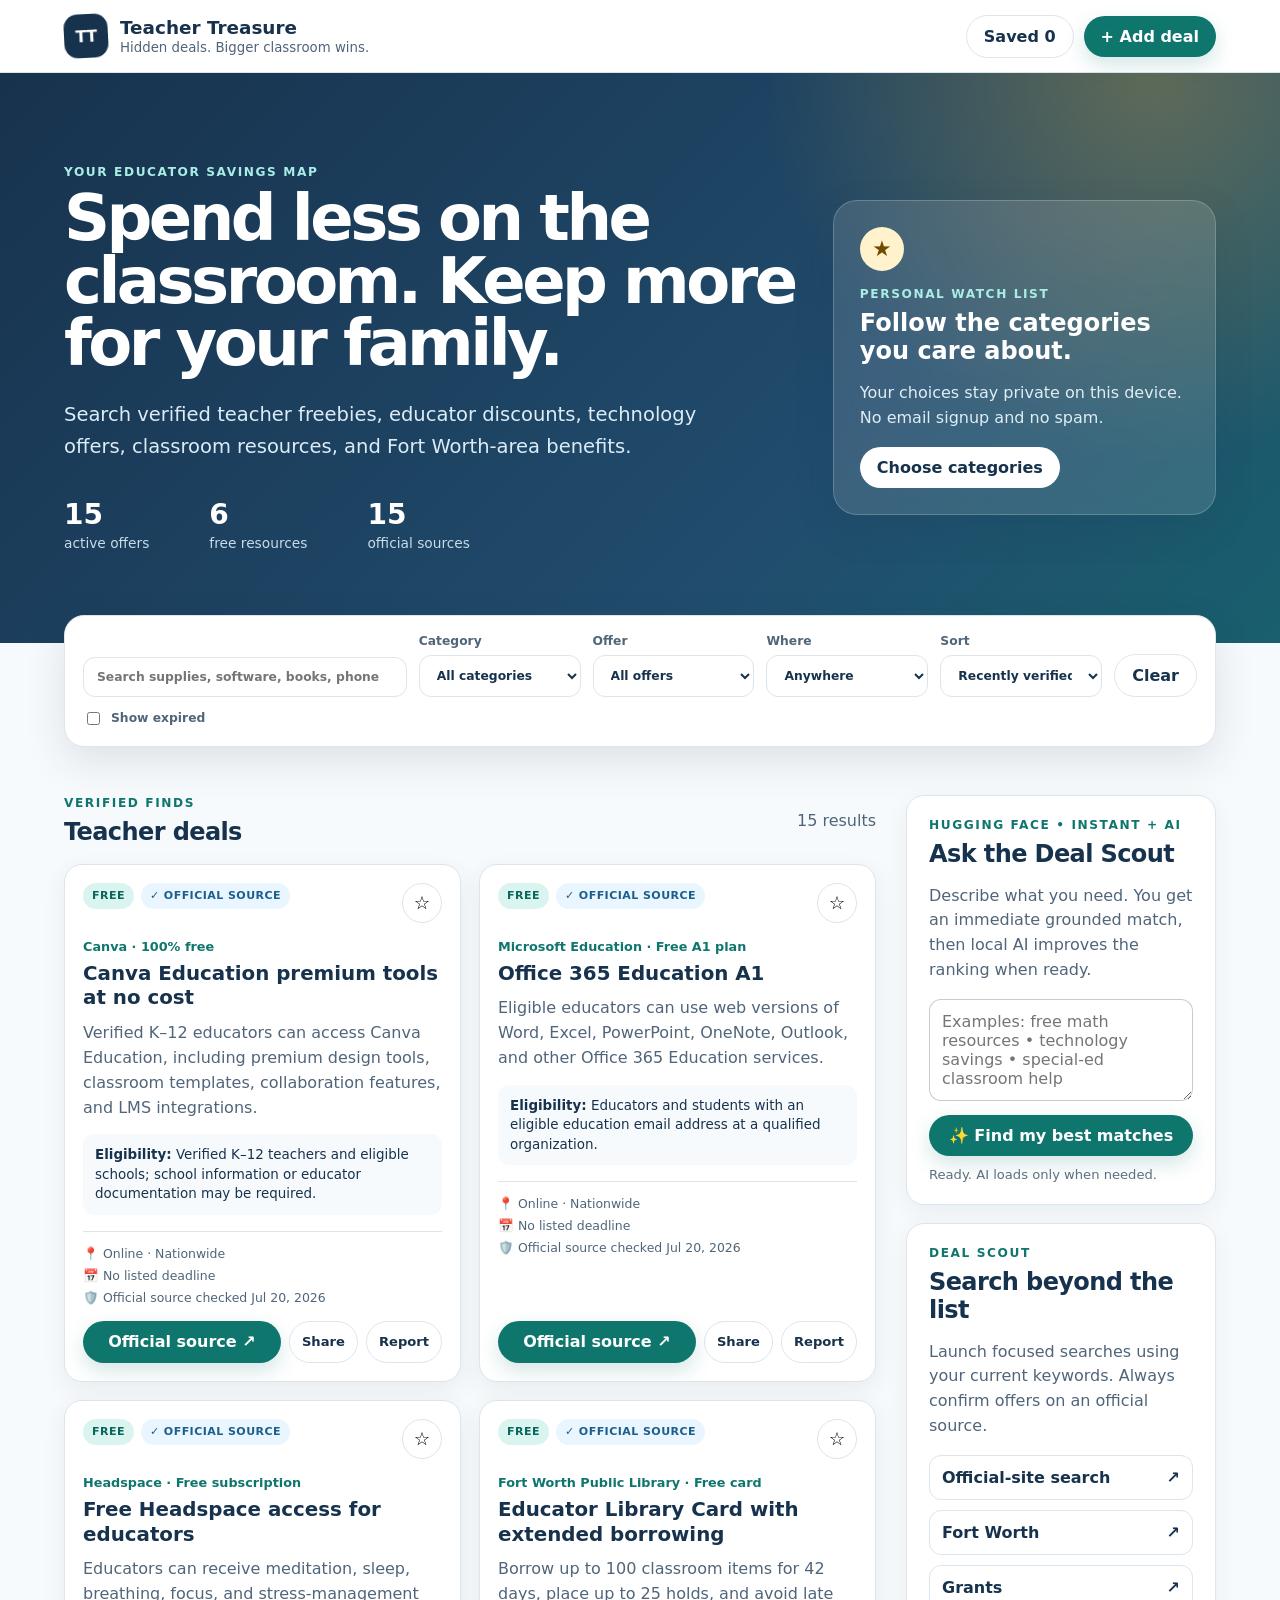
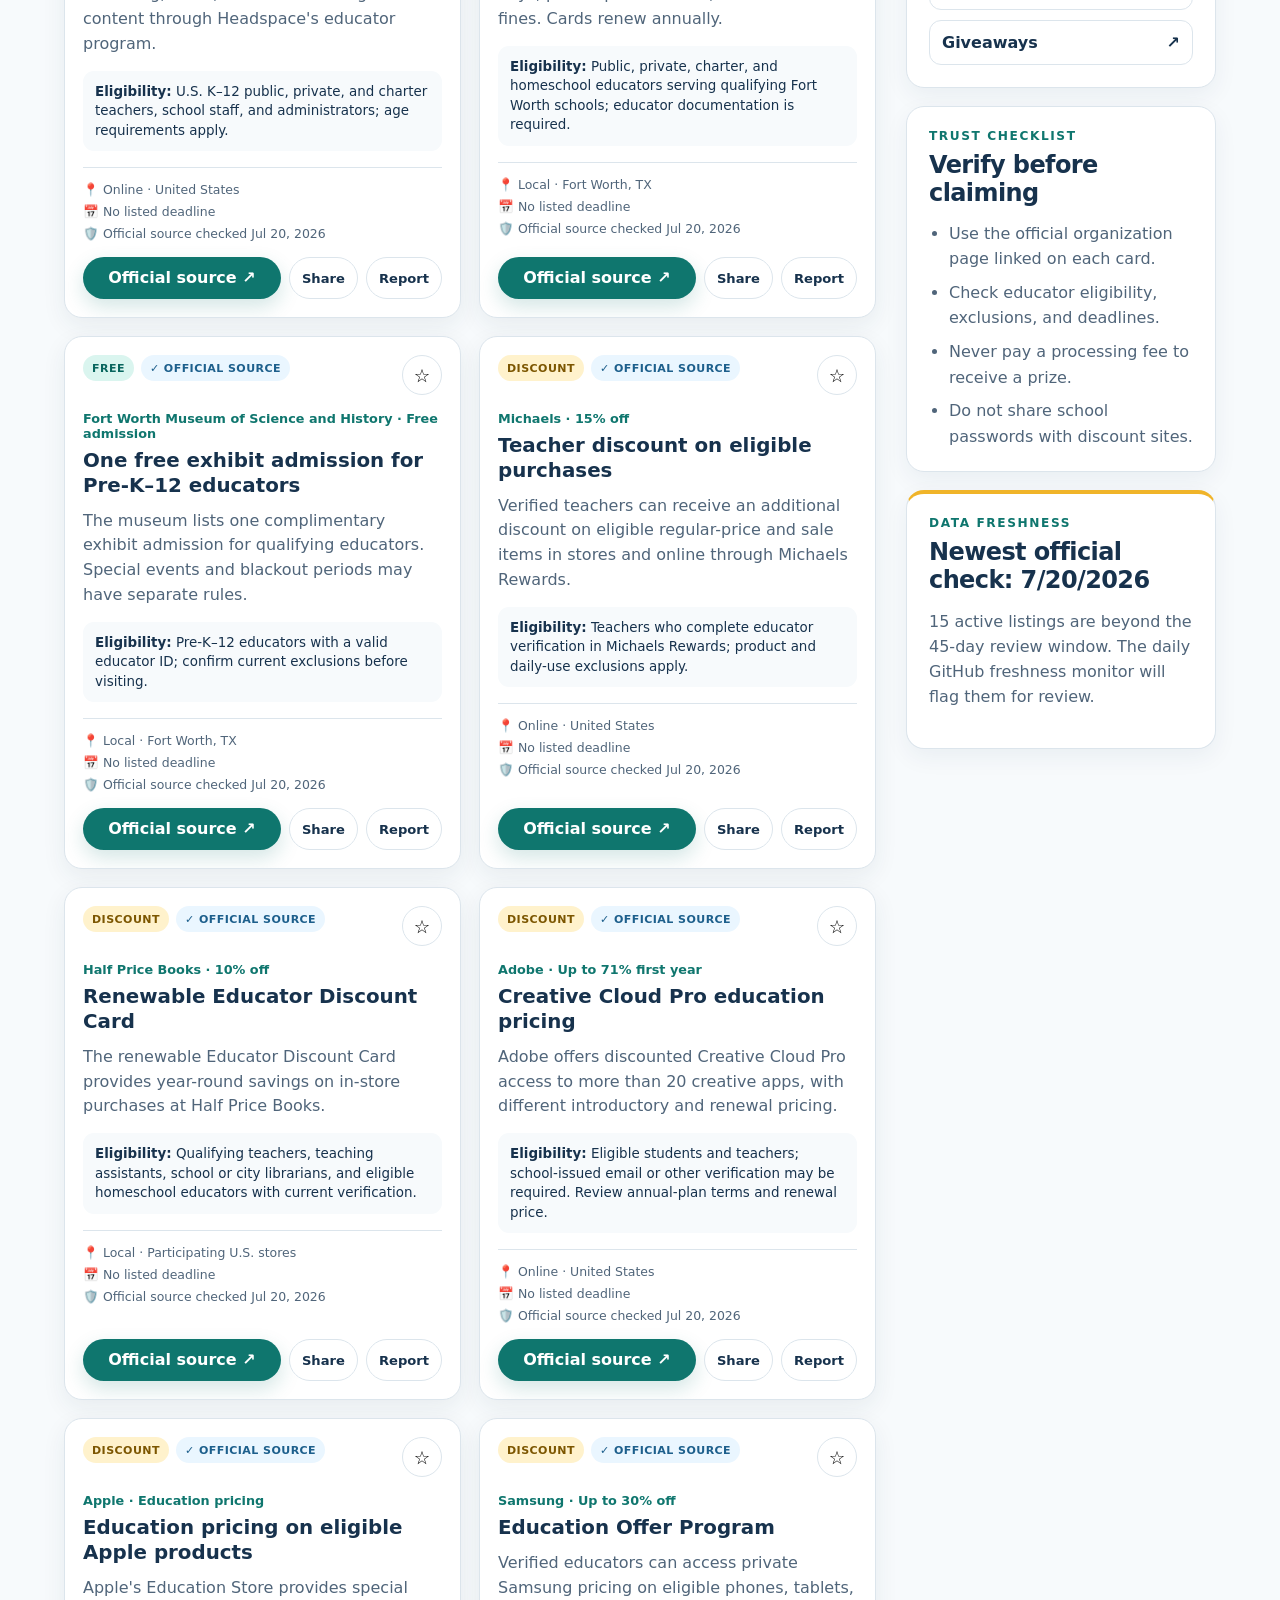
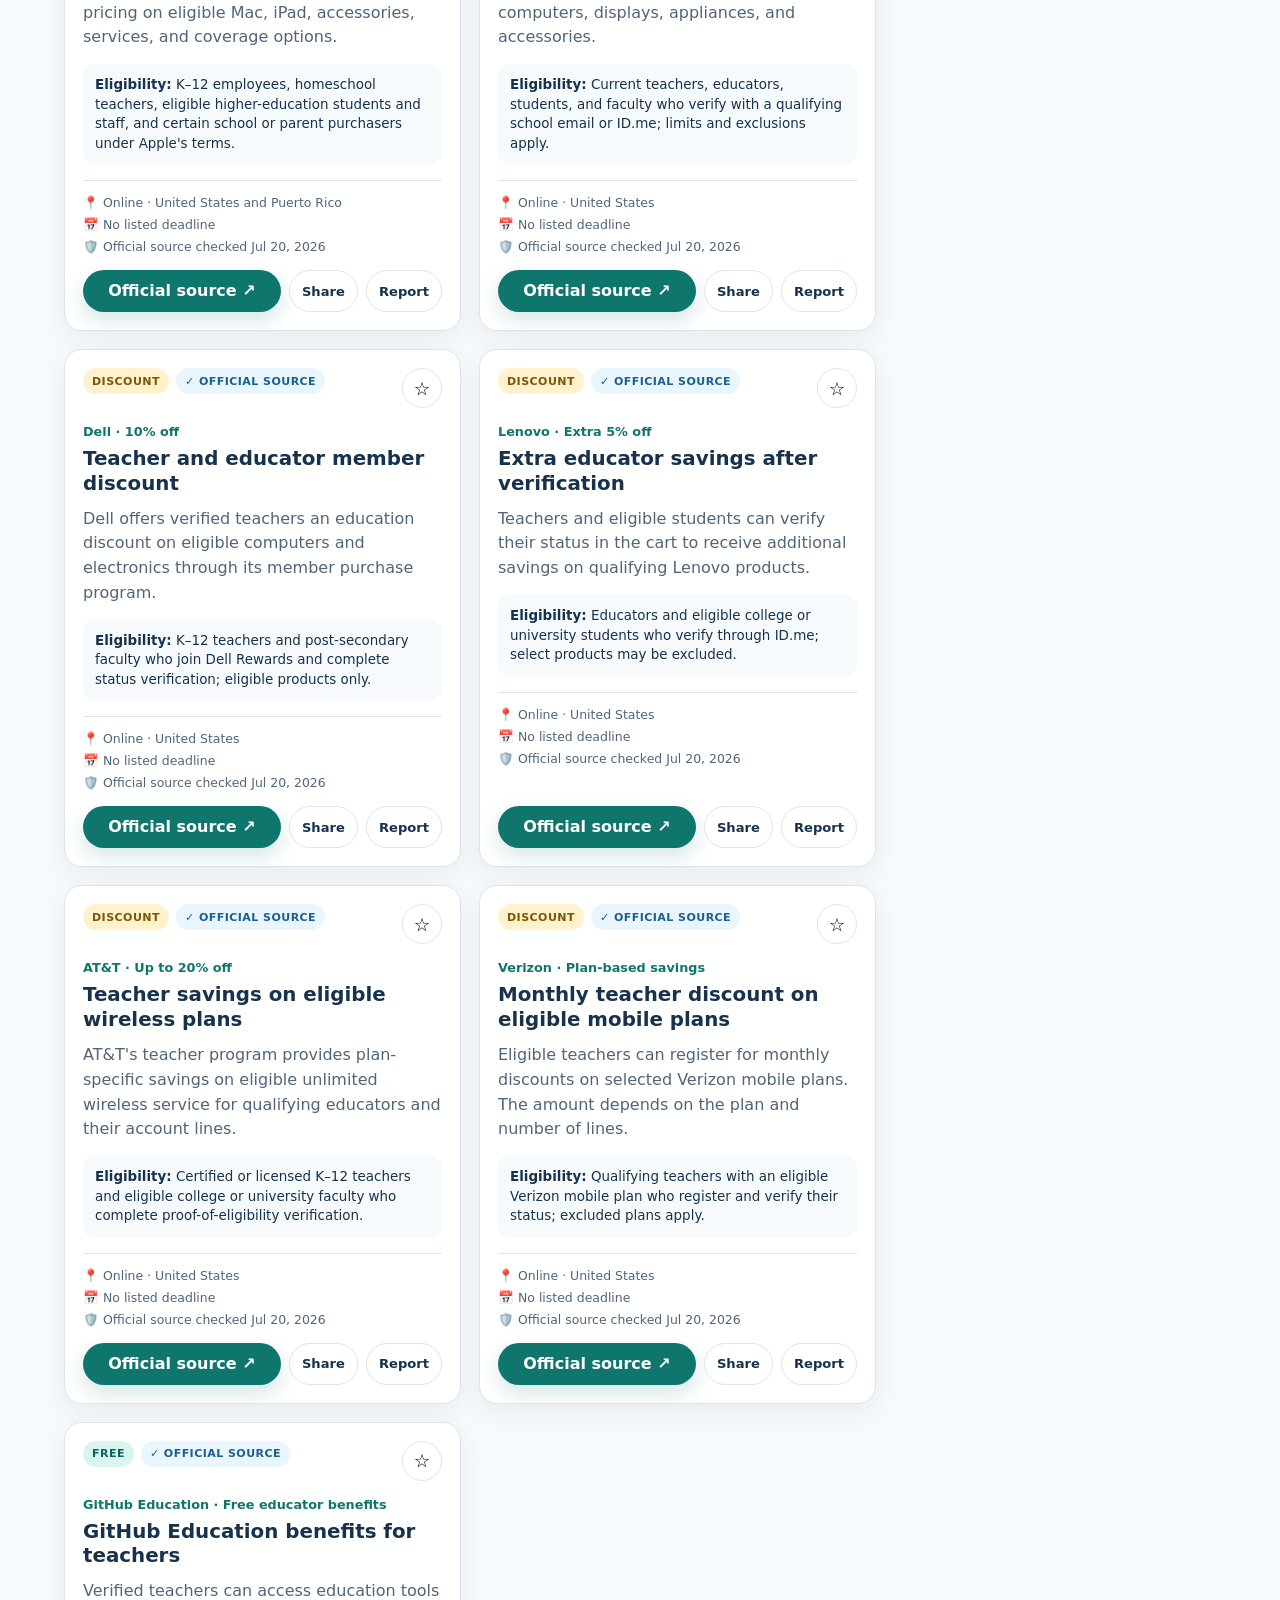
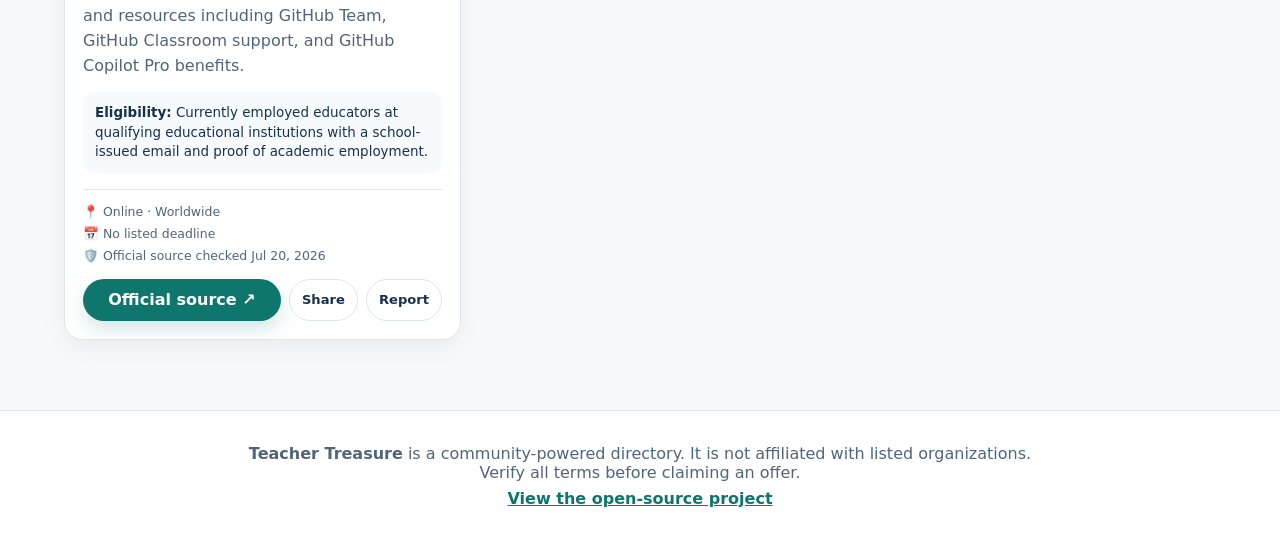
<file: index.html>
<!doctype html>
<html lang="en">
<head>
  <meta charset="UTF-8" />
  <meta name="viewport" content="width=device-width, initial-scale=1.0" />
  <meta name="description" content="Teacher Treasure helps educators find verified freebies, discounts, grants, local classroom resources, and AI-ranked matches." />
  <meta name="theme-color" content="#17324d" />
  <meta property="og:title" content="Teacher Treasure" />
  <meta property="og:description" content="Hidden deals. Bigger classroom wins." />
  <meta property="og:type" content="website" />
  <title>Teacher Treasure | Verified Deals for Educators</title>
  <link rel="manifest" href="manifest.webmanifest" />
  <link rel="icon" href="icons/icon.svg" />
  <link rel="apple-touch-icon" href="icons/icon.svg" />
  <link rel="stylesheet" href="styles.css" />
  <link rel="stylesheet" href="ai-scout.css" />
</head>
<body>
  <a class="skip-link" href="#deals">Skip to deals</a>
  <div id="connectionStatus" class="connection-status" role="status" hidden>You are offline. Saved pages and deals are still available.</div>

  <header class="site-header">
    <a class="brand" href="#top" aria-label="Teacher Treasure home">
      <span class="brand-mark" aria-hidden="true">TT</span>
      <span><strong>Teacher Treasure</strong><small>Hidden deals. Bigger classroom wins.</small></span>
    </a>
    <nav class="header-actions" aria-label="Primary navigation">
      <button class="btn btn-ghost install-btn" id="installApp" type="button" hidden>Install</button>
      <button class="btn btn-ghost" id="favoritesToggle" type="button" aria-pressed="false">Saved <span id="favoriteCount">0</span></button>
      <button class="btn btn-primary" id="openSubmit" type="button">+ Add deal</button>
    </nav>
  </header>

  <main id="top">
    <section class="hero">
      <div class="hero-copy">
        <p class="eyebrow">Your educator savings map</p>
        <h1>Spend less on the classroom. Keep more for your family.</h1>
        <p>Search verified teacher freebies, educator discounts, technology offers, classroom resources, and Fort Worth-area benefits.</p>
        <div class="hero-stats" aria-label="Deal statistics">
          <div><strong id="dealCount">0</strong><span>active offers</span></div>
          <div><strong id="freeCount">0</strong><span>free resources</span></div>
          <div><strong id="verifiedCount">0</strong><span>official sources</span></div>
        </div>
      </div>
      <aside class="watch-card">
        <span class="watch-icon" aria-hidden="true">★</span>
        <div>
          <p class="eyebrow">Personal watch list</p>
          <h2>Follow the categories you care about.</h2>
          <p>Your choices stay private on this device. No email signup and no spam.</p>
        </div>
        <button class="btn btn-light" id="openWatch" type="button">Choose categories</button>
      </aside>
    </section>

    <section class="search-panel" aria-label="Search and filters">
      <label class="search-field">
        <span class="sr-only">Search deals</span>
        <input id="searchInput" type="search" placeholder="Search supplies, software, books, phone plans…" autocomplete="off" />
      </label>
      <label>
        <span>Category</span>
        <select id="categoryFilter"><option value="all">All categories</option></select>
      </label>
      <label>
        <span>Offer</span>
        <select id="typeFilter">
          <option value="all">All offers</option>
          <option value="Free">Free</option>
          <option value="Discount">Discount</option>
          <option value="Giveaway">Giveaway</option>
          <option value="Grant">Grant</option>
        </select>
      </label>
      <label>
        <span>Where</span>
        <select id="locationFilter">
          <option value="all">Anywhere</option>
          <option value="Online">Online</option>
          <option value="Local">Local</option>
        </select>
      </label>
      <label>
        <span>Sort</span>
        <select id="sortFilter">
          <option value="verified">Recently verified</option>
          <option value="ending">Ending soon</option>
          <option value="az">A–Z</option>
        </select>
      </label>
      <button class="btn btn-ghost" id="clearFilters" type="button">Clear</button>
      <label class="check-control"><input id="showExpired" type="checkbox" /> <span>Show expired</span></label>
    </section>

    <section class="content-grid" id="deals">
      <div>
        <div class="section-heading">
          <div>
            <p class="eyebrow">Verified finds</p>
            <h2 id="resultsTitle">Teacher deals</h2>
          </div>
          <p id="resultsCount" aria-live="polite"></p>
        </div>
        <div id="watchSummary" class="watch-summary" hidden></div>
        <div id="dealGrid" class="deal-grid" aria-live="polite"></div>
        <div id="emptyState" class="empty-state" hidden>
          <h3>No deals match those filters.</h3>
          <p>Clear a filter, change your search, or add a deal for review.</p>
          <button class="btn btn-primary" id="emptyAdd" type="button">Add a deal</button>
        </div>
      </div>

      <aside class="sidebar">
        <section class="panel">
          <p class="eyebrow">Deal scout</p>
          <h2>Search beyond the list</h2>
          <p>Launch focused searches using your current keywords. Always confirm offers on an official source.</p>
          <div id="scoutLinks" class="scout-links"></div>
        </section>
        <section class="panel checklist">
          <p class="eyebrow">Trust checklist</p>
          <h2>Verify before claiming</h2>
          <ul>
            <li>Use the official organization page linked on each card.</li>
            <li>Check educator eligibility, exclusions, and deadlines.</li>
            <li>Never pay a processing fee to receive a prize.</li>
            <li>Do not share school passwords with discount sites.</li>
          </ul>
        </section>
        <section class="panel update-panel">
          <p class="eyebrow">Data freshness</p>
          <h2>Loading verification dates…</h2>
          <p>A daily repository monitor checks for stale verification dates, expirations, and official-link problems.</p>
        </section>
      </aside>
    </section>
  </main>

  <footer>
    <p><strong>Teacher Treasure</strong> is a community-powered directory. It is not affiliated with listed organizations. Verify all terms before claiming an offer.</p>
    <p><a href="https://github.com/duhfreakinduh/teacher-treasure" target="_blank" rel="noopener noreferrer">View the open-source project</a></p>
  </footer>

  <dialog id="submitDialog">
    <form id="dealForm" method="dialog" class="dialog-form">
      <div class="dialog-heading">
        <div><p class="eyebrow">Community submission</p><h2>Add a teacher deal</h2></div>
        <button class="icon-btn close-submit" type="button" aria-label="Close">×</button>
      </div>
      <p class="form-note">This saves a personal copy on your device. Use “Submit for community review” afterward to suggest it for everyone.</p>
      <div class="form-grid">
        <label class="full"><span>Deal title</span><input name="title" required maxlength="90" placeholder="Free classroom posters" /></label>
        <label><span>Organization</span><input name="organization" required maxlength="60" placeholder="Organization name" /></label>
        <label><span>Offer type</span><select name="type" required><option>Free</option><option>Discount</option><option>Giveaway</option><option>Grant</option></select></label>
        <label><span>Category</span><select name="category" required><option>Classroom Supplies</option><option>Technology</option><option>Books & Library</option><option>Food & Drink</option><option>Entertainment</option><option>Wellness</option><option>Professional Development</option><option>Communications</option><option>Other</option></select></label>
        <label><span>Availability</span><select name="locationType" required><option>Online</option><option>Local</option></select></label>
        <label><span>City or region</span><input name="region" maxlength="60" placeholder="Fort Worth, TX or Nationwide" /></label>
        <label><span>Expiration</span><input name="expires" type="date" /></label>
        <label class="full"><span>Official link</span><input name="url" type="url" required placeholder="https://..." /></label>
        <label class="full"><span>Eligibility</span><input name="eligibility" required maxlength="180" placeholder="Who qualifies and what proof is needed" /></label>
        <label class="full"><span>Details</span><textarea name="description" rows="4" required maxlength="350" placeholder="What is included and how to claim it."></textarea></label>
      </div>
      <div class="dialog-actions">
        <button class="btn btn-ghost close-submit" type="button">Cancel</button>
        <button class="btn btn-primary" value="submit" type="submit">Save on this device</button>
      </div>
      <a class="community-submit-link" href="https://github.com/duhfreakinduh/teacher-treasure/issues/new?template=deal-submission.yml" target="_blank" rel="noopener noreferrer">Submit for community review ↗</a>
    </form>
  </dialog>

  <dialog id="watchDialog">
    <form id="watchForm" method="dialog" class="dialog-form">
      <div class="dialog-heading">
        <div><p class="eyebrow">Personalize</p><h2>Watch categories</h2></div>
        <button class="icon-btn close-watch" type="button" aria-label="Close">×</button>
      </div>
      <p class="form-note">Select categories to highlight. Preferences are stored only in this browser.</p>
      <fieldset><legend>Categories</legend><div id="watchCategories" class="check-grid"></div></fieldset>
      <label class="toggle-row"><input name="watchOnly" type="checkbox" /> Show only watched categories when the app opens</label>
      <div class="dialog-actions"><button class="btn btn-ghost close-watch" type="button">Cancel</button><button class="btn btn-primary" type="submit">Save watch list</button></div>
    </form>
  </dialog>

  <div id="toast" role="status" aria-live="polite"></div>
  <script src="app.js" defer></script>
  <script src="ai-scout.js?v=1" defer></script>
</body>
</html>
</file>
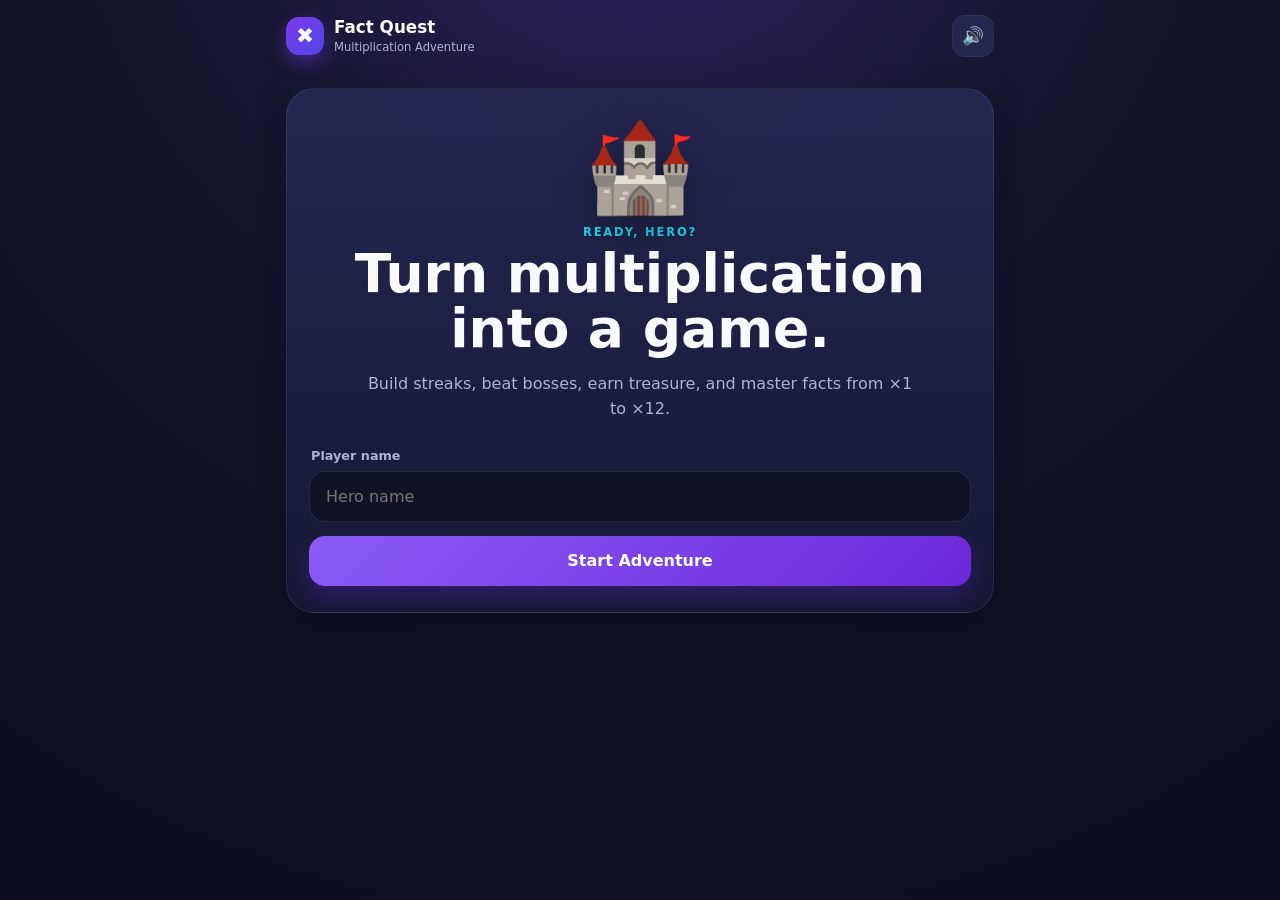
<file: multiplication-game/index.html>
<!doctype html>
<html lang="en">
<head>
  <meta charset="utf-8" />
  <meta name="viewport" content="width=device-width,initial-scale=1,viewport-fit=cover" />
  <meta name="theme-color" content="#6d28d9" />
  <meta name="description" content="Fact Quest — a fun multiplication-facts learning game for kids." />
  <title>Fact Quest — Multiplication Adventure</title>
  <link rel="manifest" href="manifest.webmanifest" />
  <link rel="icon" href="icon.svg" type="image/svg+xml" />
  <link rel="stylesheet" href="style.css" />
</head>
<body>
  <div id="app" class="app-shell">
    <header class="topbar">
      <button id="homeBtn" class="icon-btn hidden" aria-label="Go home">⌂</button>
      <div class="brand">
        <span class="brand-mark">✖</span>
        <div>
          <strong>Fact Quest</strong>
          <small>Multiplication Adventure</small>
        </div>
      </div>
      <button id="soundBtn" class="icon-btn" aria-label="Toggle sound">🔊</button>
    </header>

    <main>
      <section id="welcomeScreen" class="screen active">
        <div class="hero-card">
          <div class="hero-art" aria-hidden="true">🏰</div>
          <p class="eyebrow">READY, HERO?</p>
          <h1>Turn multiplication into a game.</h1>
          <p>Build streaks, beat bosses, earn treasure, and master facts from ×1 to ×12.</p>
          <label class="field-label" for="playerName">Player name</label>
          <input id="playerName" class="name-input" maxlength="18" placeholder="Hero name" autocomplete="off" />
          <button id="startBtn" class="primary-btn">Start Adventure</button>
        </div>
      </section>

      <section id="homeScreen" class="screen">
        <div class="player-strip">
          <div>
            <p class="muted">Welcome back</p>
            <h2 id="playerGreeting">Hero</h2>
          </div>
          <div class="level-pill">
            <span id="levelBadge">Lv 1</span>
            <strong id="xpText">0 XP</strong>
          </div>
        </div>

        <div class="xp-track" aria-label="Experience progress">
          <div id="xpFill" class="xp-fill"></div>
        </div>

        <section class="daily-card">
          <div>
            <p class="eyebrow">DAILY QUEST</p>
            <h3>Treasure Chest</h3>
            <p>Answer 12 mixed facts and earn a bonus chest.</p>
          </div>
          <button id="dailyBtn" class="small-btn">Play</button>
        </section>

        <h3 class="section-title">Choose a game</h3>
        <div class="mode-grid">
          <button class="mode-card purple" data-mode="adventure">
            <span class="mode-icon">🗺️</span>
            <strong>Adventure</strong>
            <small>10 questions • hearts</small>
          </button>
          <button class="mode-card orange" data-mode="speed">
            <span class="mode-icon">⚡</span>
            <strong>Speed Run</strong>
            <small>60 seconds • go fast</small>
          </button>
          <button class="mode-card red" data-mode="boss">
            <span class="mode-icon">🐉</span>
            <strong>Boss Battle</strong>
            <small>Defeat the dragon</small>
          </button>
          <button class="mode-card green" data-mode="practice">
            <span class="mode-icon">🎯</span>
            <strong>Practice</strong>
            <small>No pressure • learn</small>
          </button>
        </div>

        <div class="home-actions">
          <button id="factsBtn" class="secondary-btn">Choose Facts</button>
          <button id="progressBtn" class="secondary-btn">My Progress</button>
        </div>
      </section>

      <section id="factsScreen" class="screen">
        <div class="screen-heading">
          <p class="eyebrow">TRAINING SET</p>
          <h2>Which facts should we practice?</h2>
          <p>Pick one or more. Harder facts will appear a little more often.</p>
        </div>
        <div id="factPicker" class="fact-picker" aria-label="Choose multiplication fact families"></div>
        <div class="picker-actions">
          <button id="selectAllBtn" class="secondary-btn">Select All</button>
          <button id="saveFactsBtn" class="primary-btn">Save Facts</button>
        </div>
      </section>

      <section id="gameScreen" class="screen">
        <div class="game-hud">
          <div class="hud-item"><span>Score</span><strong id="scoreText">0</strong></div>
          <div class="hud-item"><span>Streak</span><strong id="streakText">0 🔥</strong></div>
          <div class="hud-item"><span id="modeStatLabel">Hearts</span><strong id="modeStatText">♥♥♥</strong></div>
        </div>

        <div id="bossWrap" class="boss-wrap hidden">
          <div class="boss-row"><span>🐉 Dragon</span><strong id="bossHpText">100 HP</strong></div>
          <div class="boss-track"><div id="bossHpFill" class="boss-fill"></div></div>
        </div>

        <div id="timerWrap" class="timer-wrap hidden">
          <div id="timerFill" class="timer-fill"></div>
        </div>

        <div class="question-card">
          <div id="questionCount" class="question-count">Question 1 of 10</div>
          <div id="questionText" class="question-text">6 × 7 = ?</div>
          <div id="hintText" class="hint-text hidden"></div>
          <div id="answersGrid" class="answers-grid"></div>
          <button id="hintBtn" class="hint-btn hidden">Need a hint?</button>
        </div>

        <div id="feedback" class="feedback" role="status" aria-live="polite"></div>
      </section>

      <section id="resultsScreen" class="screen">
        <div class="results-card">
          <div id="resultIcon" class="result-icon">🏆</div>
          <p id="resultEyebrow" class="eyebrow">QUEST COMPLETE</p>
          <h2 id="resultTitle">Great work!</h2>
          <p id="resultMessage">You finished the round.</p>
          <div class="result-stats">
            <div><span>Score</span><strong id="finalScore">0</strong></div>
            <div><span>Correct</span><strong id="finalCorrect">0/0</strong></div>
            <div><span>Best streak</span><strong id="finalStreak">0</strong></div>
            <div><span>XP earned</span><strong id="finalXp">+0</strong></div>
          </div>
          <div id="newBadge" class="new-badge hidden"></div>
          <button id="playAgainBtn" class="primary-btn">Play Again</button>
          <button id="resultsHomeBtn" class="secondary-btn">Back Home</button>
        </div>
      </section>

      <section id="progressScreen" class="screen">
        <div class="screen-heading">
          <p class="eyebrow">HERO REPORT</p>
          <h2>Your fact mastery</h2>
          <p>Stars grow as accuracy improves. Keep practicing the low-star facts.</p>
        </div>
        <div id="masteryGrid" class="mastery-grid"></div>
        <div class="badges-panel">
          <h3>Badges</h3>
          <div id="badgesGrid" class="badges-grid"></div>
        </div>
        <button id="progressHomeBtn" class="primary-btn">Back Home</button>
        <button id="resetBtn" class="danger-link">Reset saved progress</button>
      </section>
    </main>

    <div id="toast" class="toast" role="status" aria-live="polite"></div>
    <div id="confettiLayer" class="confetti-layer" aria-hidden="true"></div>
  </div>

  <script src="app.js" defer></script>
</body>
</html>
</file>
<file: styles.css>
:root {
  --ink: #17324d;
  --ink-soft: #50657a;
  --cream: #fffaf0;
  --paper: #ffffff;
  --teal: #0f766e;
  --teal-dark: #0a5c57;
  --gold: #f0b429;
  --coral: #e76f51;
  --sky: #eaf6ff;
  --line: #dce5ec;
  --shadow: 0 14px 40px rgba(23, 50, 77, 0.12);
  --radius: 18px;
}

* { box-sizing: border-box; }
html { scroll-behavior: smooth; }
body { margin: 0; font-family: Inter, ui-sans-serif, system-ui, -apple-system, BlinkMacSystemFont, "Segoe UI", sans-serif; color: var(--ink); background: #f7fafc; }
button, input, select, textarea { font: inherit; }
button { cursor: pointer; }
a { color: inherit; }
[hidden] { display: none !important; }
.sr-only { position: absolute; width: 1px; height: 1px; overflow: hidden; clip: rect(0,0,0,0); white-space: nowrap; }
.skip-link { position: fixed; left: 16px; top: -80px; z-index: 100; padding: 10px 14px; color: white; background: var(--ink); border-radius: 10px; }
.skip-link:focus { top: 12px; }
.connection-status { padding: 8px 18px; text-align: center; color: #5b4000; background: #fff2cc; font-weight: 800; font-size: .86rem; }

.site-header { position: sticky; top: 0; z-index: 20; display: flex; align-items: center; justify-content: space-between; gap: 20px; padding: 14px clamp(18px, 5vw, 72px); background: rgba(255,255,255,.95); border-bottom: 1px solid var(--line); backdrop-filter: blur(16px); }
.brand { display: flex; gap: 12px; align-items: center; text-decoration: none; }
.brand-mark { display: grid; place-items: center; width: 44px; height: 44px; border-radius: 14px; background: var(--ink); color: white; font-weight: 900; letter-spacing: -.04em; transform: rotate(-3deg); }
.brand strong { display: block; font-size: 1.15rem; }
.brand small { display: block; color: var(--ink-soft); margin-top: 2px; }
.header-actions { display: flex; gap: 10px; align-items: center; }

.btn { border: 0; border-radius: 999px; padding: 11px 17px; font-weight: 800; transition: .18s ease; }
.btn:hover { transform: translateY(-1px); }
.btn:focus-visible, .icon-btn:focus-visible, .save-btn:focus-visible, .action-link:focus-visible { outline: 3px solid rgba(15,118,110,.28); outline-offset: 2px; }
.btn-primary { background: var(--teal); color: white; box-shadow: 0 8px 20px rgba(15,118,110,.18); }
.btn-primary:hover { background: var(--teal-dark); }
.btn-ghost { background: white; color: var(--ink); border: 1px solid var(--line); }
.btn-light { background: white; color: var(--ink); }
.icon-btn { background: transparent; border: 0; font-size: 2rem; line-height: 1; color: var(--ink-soft); }

.hero { display: grid; grid-template-columns: 1.45fr .75fr; gap: 28px; padding: clamp(48px, 8vw, 92px) clamp(18px, 5vw, 72px); background: radial-gradient(circle at 90% 0%, rgba(240,180,41,.30), transparent 30%), linear-gradient(135deg, #17324d 0%, #214c6d 66%, #0f766e 140%); color: white; }
.hero-copy { max-width: 810px; }
.eyebrow { margin: 0 0 8px; text-transform: uppercase; letter-spacing: .13em; font-size: .76rem; font-weight: 900; color: var(--teal); }
.hero .eyebrow, .watch-card .eyebrow { color: #a9ede5; }
.hero h1 { margin: 0; max-width: 800px; font-size: clamp(2.25rem, 5vw, 4.8rem); line-height: .98; letter-spacing: -.055em; }
.hero-copy > p:not(.eyebrow) { max-width: 690px; margin: 24px 0 0; color: #dcecf7; font-size: clamp(1rem, 2vw, 1.22rem); line-height: 1.65; }
.hero-stats { display: flex; gap: clamp(22px, 5vw, 60px); margin-top: 34px; }
.hero-stats div { display: grid; gap: 4px; }
.hero-stats strong { font-size: 1.75rem; }
.hero-stats span { color: #c8dbe8; font-size: .86rem; }
.watch-card { align-self: center; padding: 26px; border: 1px solid rgba(255,255,255,.2); border-radius: 24px; background: rgba(255,255,255,.12); backdrop-filter: blur(12px); box-shadow: var(--shadow); }
.watch-card h2 { margin: 0 0 8px; }
.watch-card p:not(.eyebrow) { color: #e0edf5; line-height: 1.55; }
.watch-icon { display: inline-grid; place-items: center; width: 44px; height: 44px; margin-bottom: 16px; border-radius: 50%; color: #6f4b00; background: #fff2cc; font-size: 1.35rem; }

.search-panel { margin: -28px clamp(18px, 5vw, 72px) 0; position: relative; z-index: 5; display: grid; grid-template-columns: 2fr repeat(4, 1fr) auto; gap: 12px; align-items: end; padding: 18px; background: white; border: 1px solid var(--line); border-radius: 20px; box-shadow: var(--shadow); }
.search-panel label { display: grid; gap: 7px; color: var(--ink-soft); font-size: .77rem; font-weight: 800; }
.search-panel input, .search-panel select, .dialog-form input, .dialog-form select, .dialog-form textarea { width: 100%; padding: 12px 13px; color: var(--ink); background: white; border: 1px solid var(--line); border-radius: 12px; outline: none; }
.search-panel input:focus, .search-panel select:focus, .dialog-form input:focus, .dialog-form select:focus, .dialog-form textarea:focus { border-color: var(--teal); box-shadow: 0 0 0 3px rgba(15,118,110,.12); }
.check-control { grid-column: 1 / -1; display: flex !important; flex-direction: row !important; align-items: center; gap: 8px !important; width: max-content; }
.check-control input { width: auto; }

.content-grid { display: grid; grid-template-columns: minmax(0, 1fr) 310px; gap: 30px; padding: 48px clamp(18px, 5vw, 72px) 70px; }
.section-heading { display: flex; align-items: end; justify-content: space-between; gap: 20px; margin-bottom: 18px; }
.section-heading h2, .panel h2 { margin: 0; letter-spacing: -.025em; }
.section-heading > p { color: var(--ink-soft); }
.watch-summary { margin: -4px 0 18px; padding: 12px 14px; color: #0a5c57; background: #e5f8f5; border: 1px solid #bce9e3; border-radius: 12px; font-weight: 750; }
.deal-grid { display: grid; grid-template-columns: repeat(2, minmax(0, 1fr)); gap: 18px; }
.deal-card { display: flex; flex-direction: column; min-height: 360px; overflow: hidden; background: white; border: 1px solid var(--line); border-radius: var(--radius); box-shadow: 0 8px 24px rgba(23,50,77,.07); transition: .2s ease; }
.deal-card:hover { transform: translateY(-3px); box-shadow: var(--shadow); }
.deal-card.expired { opacity: .72; }
.card-top { padding: 18px 18px 0; display: flex; justify-content: space-between; gap: 12px; align-items: start; }
.badges { display: flex; flex-wrap: wrap; gap: 7px; }
.badge { display: inline-flex; align-items: center; min-height: 26px; padding: 4px 9px; border-radius: 999px; font-size: .69rem; font-weight: 900; text-transform: uppercase; letter-spacing: .04em; }
.badge-free { background: #daf5ef; color: #09665e; }
.badge-discount { background: #fff2cc; color: #7c5600; }
.badge-giveaway { background: #ffe3dc; color: #9b341f; }
.badge-grant { background: #e8e0ff; color: #50349b; }
.badge-verified { background: #eaf6ff; color: #1d5f8c; }
.badge-community { background: #f0f2f4; color: #4e5d69; }
.badge-ending { background: #ffe8e1; color: #9b341f; }
.badge-expired { background: #f0f2f4; color: #596774; }
.save-btn { flex: 0 0 auto; width: 40px; height: 40px; border-radius: 50%; border: 1px solid var(--line); background: white; font-size: 1.15rem; }
.save-btn.saved { background: #fff2cc; border-color: #f0b429; }
.card-body { display: flex; flex-direction: column; flex: 1; padding: 16px 18px 18px; }
.card-org { margin: 0; color: var(--teal); font-weight: 900; font-size: .8rem; }
.card-body h3 { margin: 8px 0 10px; font-size: 1.24rem; line-height: 1.25; }
.card-description { margin: 0; color: var(--ink-soft); line-height: 1.55; }
.eligibility { margin: 14px 0 0; padding: 11px 12px; color: var(--ink); background: #f7fafc; border-radius: 11px; font-size: .84rem; line-height: 1.45; }
.card-meta { display: grid; gap: 7px; margin: 16px 0; padding-top: 14px; border-top: 1px solid var(--line); color: var(--ink-soft); font-size: .78rem; }
.card-meta span { display: flex; gap: 7px; align-items: baseline; }
.card-actions { display: flex; flex-wrap: wrap; gap: 8px; margin-top: auto; }
.card-actions .primary-link { flex: 1 1 150px; text-align: center; text-decoration: none; }
.action-link { display: inline-flex; justify-content: center; align-items: center; min-height: 42px; padding: 9px 12px; border: 1px solid var(--line); border-radius: 999px; color: var(--ink); background: white; text-decoration: none; font-weight: 800; font-size: .82rem; }
.action-link:hover { border-color: var(--teal); background: #f4fffd; }

.sidebar { display: grid; align-content: start; gap: 18px; }
.panel { padding: 22px; background: white; border: 1px solid var(--line); border-radius: var(--radius); box-shadow: 0 8px 24px rgba(23,50,77,.06); }
.panel > p:not(.eyebrow) { color: var(--ink-soft); line-height: 1.55; }
.scout-links { display: grid; gap: 10px; margin-top: 16px; }
.scout-link { display: flex; justify-content: space-between; gap: 10px; align-items: center; padding: 12px; border: 1px solid var(--line); border-radius: 12px; text-decoration: none; font-weight: 800; }
.scout-link:hover { border-color: var(--teal); background: #f4fffd; }
.checklist ul { margin: 14px 0 0; padding-left: 20px; color: var(--ink-soft); line-height: 1.6; }
.checklist li + li { margin-top: 8px; }
.update-panel { border-top: 4px solid var(--gold); }
.empty-state { padding: 55px 20px; text-align: center; background: white; border: 1px dashed #b9c9d6; border-radius: var(--radius); }

footer { padding: 26px clamp(18px, 5vw, 72px); text-align: center; color: var(--ink-soft); border-top: 1px solid var(--line); background: white; }
footer p { margin: 7px auto; max-width: 820px; }
footer a { color: var(--teal); font-weight: 800; }

dialog { width: min(760px, calc(100% - 24px)); max-height: calc(100vh - 36px); padding: 0; border: 0; border-radius: 22px; box-shadow: 0 24px 90px rgba(12,31,48,.34); }
dialog::backdrop { background: rgba(12,31,48,.62); backdrop-filter: blur(4px); }
.dialog-form { padding: 24px; overflow-y: auto; }
.dialog-heading { display: flex; justify-content: space-between; align-items: start; margin-bottom: 16px; }
.dialog-heading h2 { margin: 0; }
.form-grid { display: grid; grid-template-columns: repeat(2, 1fr); gap: 14px; }
.dialog-form label { display: grid; gap: 7px; color: var(--ink-soft); font-size: .8rem; font-weight: 800; }
.dialog-form .full { grid-column: 1 / -1; }
.dialog-actions { display: flex; justify-content: end; gap: 10px; margin-top: 22px; }
fieldset { margin-top: 18px; border: 1px solid var(--line); border-radius: 14px; }
legend { font-weight: 900; padding: 0 8px; }
.check-grid { display: grid; grid-template-columns: repeat(2, 1fr); gap: 10px; padding: 8px; }
.check-grid label { display: flex; gap: 8px; align-items: center; }
.check-grid input { width: auto; }
.form-note { color: var(--ink-soft); font-size: .88rem; line-height: 1.5; }
.toggle-row { display: flex !important; flex-direction: row !important; align-items: center; gap: 9px !important; margin-top: 18px; }
.toggle-row input { width: auto; }
.community-submit-link { display: block; margin-top: 16px; text-align: center; color: var(--teal); font-weight: 850; }
#toast { position: fixed; right: 20px; bottom: 20px; z-index: 50; max-width: 360px; padding: 13px 17px; color: white; background: var(--ink); border-radius: 12px; box-shadow: var(--shadow); opacity: 0; pointer-events: none; transform: translateY(10px); transition: .2s ease; }
#toast.show { opacity: 1; transform: translateY(0); }

@media (max-width: 1080px) {
  .search-panel { grid-template-columns: 2fr repeat(2, 1fr); }
  .content-grid { grid-template-columns: 1fr; }
  .sidebar { grid-template-columns: repeat(3, 1fr); }
}
@media (max-width: 780px) {
  .site-header { padding: 12px 16px; }
  .brand small { display: none; }
  .header-actions .btn { padding: 10px 12px; }
  .install-btn { display: none !important; }
  .hero { grid-template-columns: 1fr; padding: 48px 18px 58px; }
  .hero-stats { gap: 24px; }
  .search-panel { margin: -28px 12px 0; grid-template-columns: repeat(2, 1fr); }
  .search-field { grid-column: 1 / -1; }
  .deal-grid, .sidebar { grid-template-columns: 1fr; }
  .content-grid { padding: 38px 14px 55px; }
  .form-grid { grid-template-columns: 1fr; }
  .dialog-form .full { grid-column: auto; }
}
@media (max-width: 500px) {
  .site-header { align-items: flex-start; }
  .brand-mark { width: 40px; height: 40px; }
  .header-actions { gap: 6px; }
  .header-actions .btn { padding: 9px 10px; font-size: .82rem; }
  .hero h1 { font-size: 2.45rem; }
  .hero-stats { display: grid; grid-template-columns: repeat(3, 1fr); gap: 12px; }
  .hero-stats strong { font-size: 1.3rem; }
  .hero-stats span { font-size: .72rem; }
  .search-panel { grid-template-columns: 1fr; }
  .search-field, .check-control { grid-column: auto; }
  .section-heading { align-items: start; }
  .check-grid { grid-template-columns: 1fr; }
  .dialog-actions { flex-direction: column-reverse; }
  .dialog-actions .btn { width: 100%; }
  #toast { left: 14px; right: 14px; bottom: 14px; max-width: none; }
}
@media (prefers-reduced-motion: reduce) {
  *, *::before, *::after { scroll-behavior: auto !important; transition: none !important; }
}
</file>
<file: ai-scout.css>
.teacher-ai-panel textarea{width:100%;resize:vertical;min-height:96px;border:1px solid rgba(23,50,77,.25);border-radius:12px;padding:.75rem;font:inherit;background:#fff}.teacher-ai-button{width:100%;margin-top:.65rem}.teacher-ai-status{font-size:.82rem;color:#5d6f7f;margin-top:.65rem}.teacher-ai-answer{margin-top:.9rem;display:grid;gap:.65rem}.teacher-ai-summary{padding:.75rem;border-radius:12px;background:#f1f7fb;font-size:.88rem;line-height:1.45}.teacher-ai-result{display:grid;grid-template-columns:30px 1fr;gap:.65rem;padding:.75rem;border:1px solid rgba(23,50,77,.14);border-radius:12px;background:#fff}.teacher-ai-rank{display:grid;place-items:center;width:30px;height:30px;border-radius:50%;background:#17324d;color:#fff;font-weight:800}.teacher-ai-result strong{display:block}.teacher-ai-result span,.teacher-ai-result small{display:block;color:#5d6f7f;font-size:.78rem}.teacher-ai-result p{margin:.4rem 0;font-size:.87rem}.teacher-ai-result a{display:inline-block;margin-top:.4rem;font-weight:700}.teacher-ai-disclaimer{font-size:.76rem;color:#5d6f7f;line-height:1.45}.teacher-ai-empty{padding:.8rem;background:#f8fafc;border-radius:12px}
</file>
<file: multiplication-game/style.css>
:root{
  --bg:#0f1024;
  --panel:#191b38;
  --panel2:#23264d;
  --text:#f8fafc;
  --muted:#aeb4d2;
  --purple:#7c3aed;
  --purple2:#a78bfa;
  --orange:#f59e0b;
  --red:#ef4444;
  --green:#22c55e;
  --cyan:#22d3ee;
  --yellow:#fde047;
  --shadow:0 16px 40px rgba(0,0,0,.28);
}
*{box-sizing:border-box}
html,body{margin:0;min-height:100%;background:radial-gradient(circle at 50% -20%,#32246a 0,#15162f 36%,#0c0d1d 100%);color:var(--text);font-family:Inter,ui-rounded,"SF Pro Rounded",system-ui,-apple-system,BlinkMacSystemFont,"Segoe UI",sans-serif}
button,input{font:inherit}
button{cursor:pointer;-webkit-tap-highlight-color:transparent}
body{min-height:100vh;min-height:100dvh}
.app-shell{max-width:760px;min-height:100vh;min-height:100dvh;margin:0 auto;padding:env(safe-area-inset-top) 16px calc(24px + env(safe-area-inset-bottom));position:relative;overflow:hidden}
.topbar{height:72px;display:flex;align-items:center;justify-content:space-between;gap:12px}
.brand{display:flex;align-items:center;gap:10px;line-height:1.05}.brand strong{font-size:1.05rem;display:block}.brand small{display:block;color:var(--muted);font-size:.72rem;margin-top:4px}.brand-mark{width:38px;height:38px;border-radius:13px;display:grid;place-items:center;font-size:1.35rem;font-weight:900;background:linear-gradient(135deg,var(--purple),#4f46e5);box-shadow:0 8px 18px rgba(124,58,237,.4)}
.icon-btn{border:0;background:#23264d;color:white;border-radius:13px;width:42px;height:42px;font-size:1.1rem;box-shadow:inset 0 0 0 1px rgba(255,255,255,.05)}
.screen{display:none;animation:screenIn .25s ease}.screen.active{display:block}.hidden{display:none!important}@keyframes screenIn{from{opacity:.2;transform:translateY(7px)}to{opacity:1;transform:none}}
.hero-card,.results-card{background:linear-gradient(180deg,rgba(37,40,82,.97),rgba(22,24,54,.98));border:1px solid rgba(255,255,255,.08);border-radius:28px;padding:26px 22px;box-shadow:var(--shadow);text-align:center;margin-top:16px}.hero-art{font-size:5.5rem;filter:drop-shadow(0 12px 20px rgba(0,0,0,.3));margin-bottom:6px}.eyebrow{margin:0 0 6px;color:var(--cyan);font-size:.72rem;font-weight:900;letter-spacing:.16em}.hero-card h1{font-size:clamp(2rem,8vw,3.35rem);line-height:1.02;margin:8px auto 12px;max-width:600px}.hero-card>p:not(.eyebrow){color:var(--muted);line-height:1.55;max-width:560px;margin-left:auto;margin-right:auto}.field-label{display:block;text-align:left;font-size:.8rem;font-weight:800;color:var(--muted);margin:26px 2px 8px}.name-input{width:100%;border:1px solid rgba(255,255,255,.1);border-radius:16px;background:#101226;color:white;padding:15px 16px;outline:none;font-size:1rem}.name-input:focus{border-color:var(--purple2);box-shadow:0 0 0 3px rgba(167,139,250,.15)}
.primary-btn,.secondary-btn,.small-btn{border:0;border-radius:16px;font-weight:900;min-height:50px;padding:0 18px}.primary-btn{width:100%;background:linear-gradient(135deg,#8b5cf6,#6d28d9);color:white;box-shadow:0 10px 22px rgba(109,40,217,.3);margin-top:14px}.primary-btn:active,.mode-card:active,.answer-btn:active,.small-btn:active{transform:translateY(1px) scale(.99)}.secondary-btn{background:#23264d;color:#eef2ff;border:1px solid rgba(255,255,255,.08)}.small-btn{background:white;color:#3b1b70;min-width:82px;box-shadow:0 7px 16px rgba(0,0,0,.14)}
.player-strip{display:flex;justify-content:space-between;align-items:center;padding:14px 4px 8px}.player-strip h2{margin:3px 0 0;font-size:1.7rem}.muted{color:var(--muted);margin:0;font-size:.8rem}.level-pill{background:#22254a;border:1px solid rgba(255,255,255,.07);border-radius:16px;padding:8px 11px;text-align:right}.level-pill span{display:block;color:var(--yellow);font-size:.74rem;font-weight:900}.level-pill strong{font-size:.82rem}.xp-track{height:8px;background:#242746;border-radius:999px;overflow:hidden;margin:5px 4px 17px}.xp-fill{height:100%;width:0;background:linear-gradient(90deg,var(--cyan),#8b5cf6);border-radius:inherit;transition:width .35s ease}.daily-card{background:linear-gradient(135deg,#facc15,#f59e0b);color:#362007;border-radius:22px;padding:18px;display:flex;align-items:center;justify-content:space-between;gap:18px;box-shadow:0 14px 30px rgba(245,158,11,.17)}.daily-card h3{margin:3px 0;font-size:1.35rem}.daily-card p:not(.eyebrow){margin:5px 0 0;line-height:1.35;font-size:.83rem;color:#5a3508}.daily-card .eyebrow{color:#7a4300}.section-title{margin:22px 4px 11px;font-size:1rem}.mode-grid{display:grid;grid-template-columns:repeat(2,minmax(0,1fr));gap:12px}.mode-card{border:0;text-align:left;border-radius:22px;min-height:145px;color:white;padding:17px;display:flex;flex-direction:column;justify-content:flex-end;box-shadow:0 14px 24px rgba(0,0,0,.18);transition:.15s transform}.mode-card .mode-icon{font-size:2.25rem;margin-bottom:auto}.mode-card strong{font-size:1.06rem}.mode-card small{opacity:.84;margin-top:4px;line-height:1.2}.mode-card.purple{background:linear-gradient(145deg,#7c3aed,#4f46e5)}.mode-card.orange{background:linear-gradient(145deg,#f97316,#ea580c)}.mode-card.red{background:linear-gradient(145deg,#ef4444,#b91c1c)}.mode-card.green{background:linear-gradient(145deg,#22c55e,#0f766e)}.home-actions{display:grid;grid-template-columns:1fr 1fr;gap:10px;margin-top:12px}
.screen-heading{padding:18px 3px 12px}.screen-heading h2{margin:5px 0 9px;font-size:1.8rem}.screen-heading p:last-child{color:var(--muted);line-height:1.5;margin:0}.fact-picker{display:grid;grid-template-columns:repeat(4,1fr);gap:10px;margin:14px 0}.fact-chip{border:1px solid rgba(255,255,255,.08);background:#202345;color:white;border-radius:16px;aspect-ratio:1/1;font-weight:900;font-size:1.05rem;position:relative}.fact-chip .starline{display:block;font-size:.6rem;color:#6b7280;margin-top:4px;letter-spacing:-1px}.fact-chip.selected{background:linear-gradient(145deg,#7c3aed,#4f46e5);border-color:#a78bfa;box-shadow:0 8px 20px rgba(109,40,217,.23)}.fact-chip.selected:after{content:"✓";position:absolute;right:7px;top:5px;font-size:.62rem;background:white;color:#5b21b6;border-radius:50%;width:17px;height:17px;display:grid;place-items:center}.picker-actions{display:grid;grid-template-columns:1fr 1.35fr;gap:10px;margin-top:8px}.picker-actions .primary-btn{margin:0}
.game-hud{display:grid;grid-template-columns:repeat(3,1fr);gap:8px;margin-top:8px}.hud-item{background:#1d2040;border:1px solid rgba(255,255,255,.06);border-radius:15px;padding:9px;text-align:center}.hud-item span{display:block;color:var(--muted);font-size:.68rem;font-weight:700}.hud-item strong{display:block;margin-top:2px;font-size:1rem}.boss-wrap{background:#1a1c38;border-radius:16px;padding:10px 12px;margin-top:10px;border:1px solid rgba(255,255,255,.06)}.boss-row{display:flex;justify-content:space-between;font-size:.8rem;font-weight:900}.boss-track,.timer-wrap{height:9px;background:#292b4e;border-radius:999px;overflow:hidden;margin-top:8px}.boss-fill{height:100%;width:100%;background:linear-gradient(90deg,#ef4444,#f97316);transition:width .3s ease}.timer-wrap{height:7px;margin:10px 2px 0}.timer-fill{height:100%;width:100%;background:linear-gradient(90deg,#22d3ee,#8b5cf6);transition:width 1s linear}.question-card{background:linear-gradient(180deg,#23264d,#1a1d3c);border:1px solid rgba(255,255,255,.08);border-radius:26px;padding:23px 17px 17px;margin-top:14px;box-shadow:var(--shadow)}.question-count{text-align:center;color:var(--muted);font-size:.76rem;font-weight:800}.question-text{text-align:center;font-size:clamp(2.5rem,14vw,5.5rem);font-weight:950;letter-spacing:-.04em;margin:24px 0 26px}.answers-grid{display:grid;grid-template-columns:1fr 1fr;gap:10px}.answer-btn{min-height:72px;border:2px solid rgba(255,255,255,.07);border-radius:18px;background:#30345f;color:white;font-size:1.5rem;font-weight:950;transition:.12s}.answer-btn:hover{border-color:#8b5cf6}.answer-btn.correct{background:#15803d;border-color:#4ade80}.answer-btn.wrong{background:#b91c1c;border-color:#fb7185;animation:shake .25s ease}.answer-btn:disabled{cursor:default}.hint-btn{display:block;margin:13px auto 0;border:0;background:transparent;color:#a5b4fc;font-weight:800;padding:8px}.hint-text{background:#13152f;border-radius:14px;padding:12px;text-align:center;color:#dbeafe;font-weight:800;margin:-6px 0 13px;line-height:1.4}.feedback{min-height:40px;text-align:center;padding:11px 4px 0;font-size:.95rem;font-weight:900}.feedback.good{color:#86efac}.feedback.bad{color:#fda4af}@keyframes shake{25%{transform:translateX(-5px)}75%{transform:translateX(5px)}}
.results-card{margin-top:28px}.result-icon{font-size:5.2rem}.results-card h2{font-size:2rem;margin:7px 0}.results-card>p:not(.eyebrow){color:var(--muted);line-height:1.5}.result-stats{display:grid;grid-template-columns:1fr 1fr;gap:9px;margin:20px 0 4px}.result-stats div{background:#151731;border-radius:16px;padding:13px}.result-stats span{display:block;color:var(--muted);font-size:.7rem}.result-stats strong{display:block;font-size:1.2rem;margin-top:3px}.results-card .secondary-btn{width:100%;margin-top:9px}.new-badge{margin:14px 0 3px;padding:12px;border-radius:15px;background:rgba(250,204,21,.12);border:1px solid rgba(250,204,21,.25);color:#fde68a;font-weight:900}
.mastery-grid{display:grid;grid-template-columns:repeat(3,1fr);gap:9px}.mastery-card{background:#1d2040;border:1px solid rgba(255,255,255,.06);border-radius:17px;padding:13px 8px;text-align:center}.mastery-card strong{font-size:1.06rem}.mastery-card .stars{display:block;color:#facc15;font-size:.78rem;margin:5px 0}.mastery-card small{display:block;color:var(--muted);font-size:.66rem}.badges-panel{background:#191b38;border-radius:21px;padding:15px;margin:18px 0}.badges-panel h3{margin:0 0 12px}.badges-grid{display:grid;grid-template-columns:repeat(3,1fr);gap:8px}.badge-card{background:#23264d;border-radius:14px;padding:10px 6px;text-align:center;filter:grayscale(1);opacity:.45}.badge-card.unlocked{filter:none;opacity:1}.badge-card span{font-size:1.55rem;display:block}.badge-card small{font-size:.64rem;font-weight:800;line-height:1.15;display:block;margin-top:4px}.danger-link{border:0;background:transparent;color:#fda4af;display:block;margin:16px auto 0;padding:8px;font-size:.78rem}.progressScreen .primary-btn{margin-top:12px}
.toast{position:fixed;left:50%;bottom:calc(24px + env(safe-area-inset-bottom));transform:translate(-50%,30px);background:#0b0c19;color:white;border:1px solid rgba(255,255,255,.12);box-shadow:0 12px 30px rgba(0,0,0,.35);border-radius:999px;padding:10px 16px;font-size:.8rem;font-weight:900;opacity:0;pointer-events:none;transition:.2s;z-index:20;white-space:nowrap}.toast.show{opacity:1;transform:translate(-50%,0)}.confetti-layer{position:fixed;inset:0;pointer-events:none;overflow:hidden;z-index:15}.confetti{position:absolute;top:-16px;width:10px;height:16px;border-radius:2px;animation:fall 900ms ease-in forwards}@keyframes fall{to{transform:translate(var(--drift),105vh) rotate(720deg);opacity:.9}}
@media (min-width:640px){.app-shell{padding-left:26px;padding-right:26px}.mode-grid{grid-template-columns:repeat(4,1fr)}.mode-card{min-height:170px}.fact-picker{grid-template-columns:repeat(6,1fr)}.mastery-grid{grid-template-columns:repeat(4,1fr)}}
@media (max-width:380px){.app-shell{padding-left:11px;padding-right:11px}.mode-card{min-height:130px;padding:14px}.home-actions{grid-template-columns:1fr}.question-card{padding-left:12px;padding-right:12px}.answer-btn{min-height:66px}.fact-picker{gap:7px}.fact-chip{border-radius:13px}}
@media (prefers-reduced-motion:reduce){*,*:before,*:after{animation-duration:.001ms!important;transition-duration:.001ms!important}}
</file>
